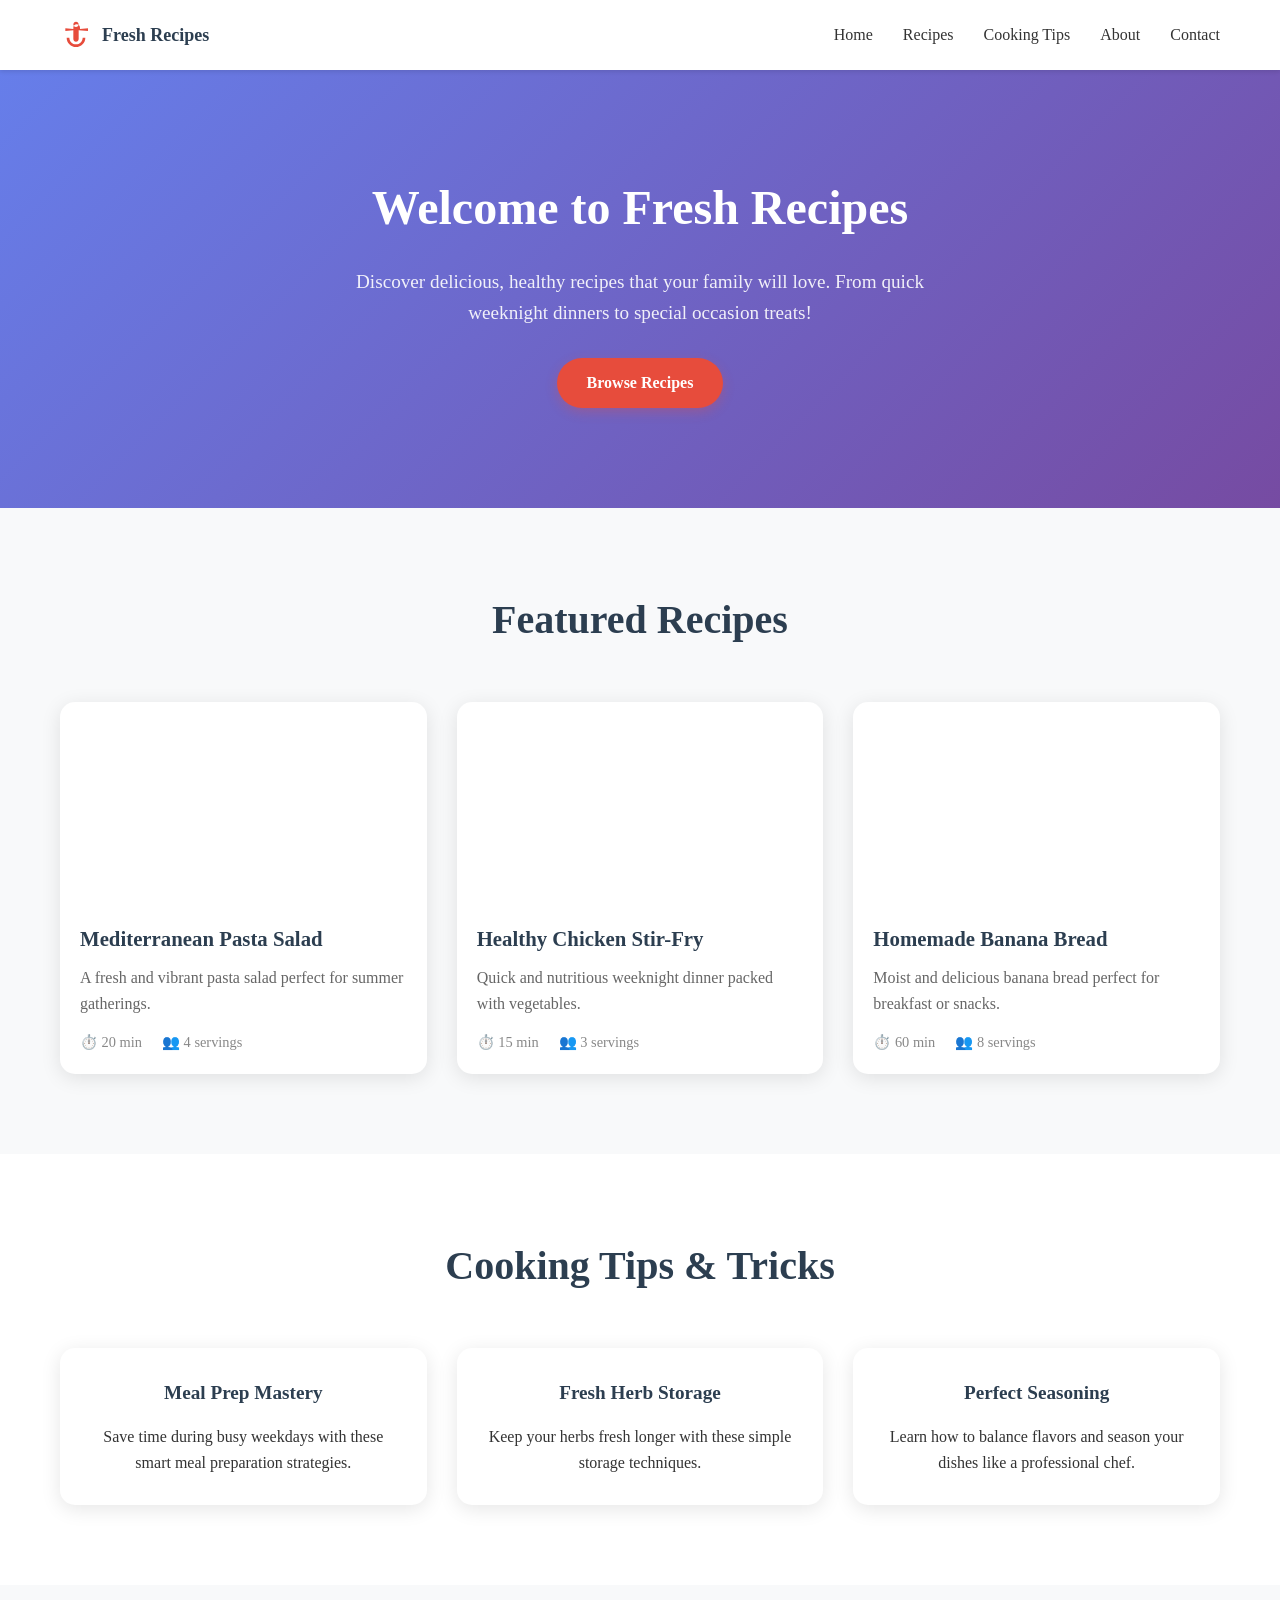
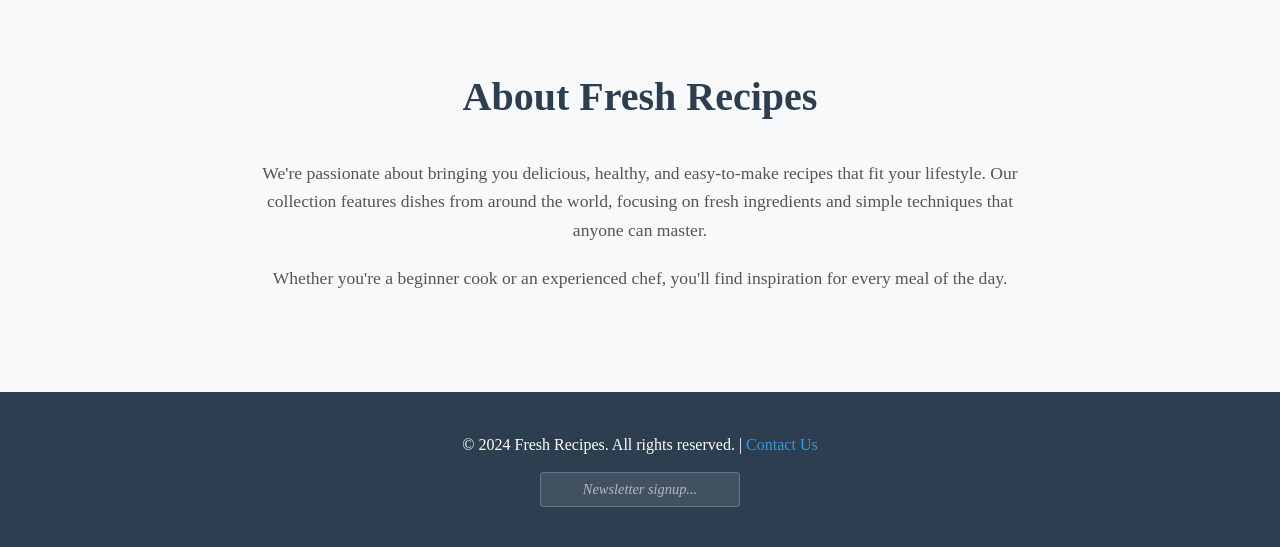
<file: index.html>
<!DOCTYPE html>
<html lang="en">
<head>
    <meta charset="UTF-8">
    <meta name="viewport" content="width=device-width, initial-scale=1.0">
    <title>Delicious Home Recipes - Fresh & Healthy Cooking Ideas</title>
    <meta name="description" content="Discover amazing home recipes for healthy and delicious meals. Fresh ingredients, easy cooking tips, and family-friendly dishes.">
    <link rel="stylesheet" href="styles.css">
</head>
<body>
    <!-- Quick Exit Button - Hidden by default -->
    <div id="quickExit" class="quick-exit hidden">
        <button onclick="quickExit()" title="Quick Exit (Press Escape)">✕ Exit</button>
    </div>

    <header>
        <nav class="navbar">
            <div class="nav-container">
                <!-- Secret unlock: Click logo 5 times quickly -->
                <div class="logo" id="logo" onclick="handleLogoClick()">
                    <svg width="32" height="32" viewBox="0 0 24 24" fill="none" xmlns="http://www.w3.org/2000/svg">
                        <path d="M12 2C13.1 2 14 2.9 14 4C14 5.1 13.1 6 12 6C10.9 6 10 5.1 10 4C10 2.9 10.9 2 12 2ZM21 9V7L15 7.5V6.5C15 5.1 13.9 4 12.5 4S10 5.1 10 6.5V7.5L4 7V9L10 8.5V15C10 16.1 10.9 17 12 17S14 16.1 14 15V8.5L21 9ZM12 19C9.24 19 7 16.76 7 14H5C5 17.87 8.13 21 12 21S19 17.87 19 14H17C17 16.76 14.76 19 12 19Z" fill="#e74c3c"/>
                    </svg>
                    <span>Fresh Recipes</span>
                </div>
                
                <ul class="nav-menu" id="navMenu">
                    <li><a href="#home">Home</a></li>
                    <li><a href="#recipes">Recipes</a></li>
                    <li><a href="#tips">Cooking Tips</a></li>
                    <li><a href="#about">About</a></li>
                    <li><a href="#contact">Contact</a></li>
                </ul>
                
                <div class="hamburger" id="hamburger" onclick="toggleMobileMenu()">
                    <span></span>
                    <span></span>
                    <span></span>
                </div>
            </div>
        </nav>
    </header>

    <main id="mainContent">
        <!-- Hero Section -->
        <section class="hero" id="home">
            <div class="hero-content">
                <h1>Welcome to Fresh Recipes</h1>
                <p>Discover delicious, healthy recipes that your family will love. From quick weeknight dinners to special occasion treats!</p>
                <a href="#recipes" class="cta-button">Browse Recipes</a>
            </div>
        </section>

        <!-- Featured Recipes -->
        <section class="featured-recipes" id="recipes">
            <div class="container">
                <h2>Featured Recipes</h2>
                <div class="recipe-grid">
                    <div class="recipe-card">
                        <div class="recipe-image"></div>
                        <h3>Mediterranean Pasta Salad</h3>
                        <p>A fresh and vibrant pasta salad perfect for summer gatherings.</p>
                        <div class="recipe-meta">
                            <span>⏱️ 20 min</span>
                            <span>👥 4 servings</span>
                        </div>
                    </div>
                    
                    <div class="recipe-card">
                        <div class="recipe-image"></div>
                        <h3>Healthy Chicken Stir-Fry</h3>
                        <p>Quick and nutritious weeknight dinner packed with vegetables.</p>
                        <div class="recipe-meta">
                            <span>⏱️ 15 min</span>
                            <span>👥 3 servings</span>
                        </div>
                    </div>
                    
                    <div class="recipe-card">
                        <div class="recipe-image"></div>
                        <h3>Homemade Banana Bread</h3>
                        <p>Moist and delicious banana bread perfect for breakfast or snacks.</p>
                        <div class="recipe-meta">
                            <span>⏱️ 60 min</span>
                            <span>👥 8 servings</span>
                        </div>
                    </div>
                </div>
            </div>
        </section>

        <!-- Cooking Tips -->
        <section class="cooking-tips" id="tips">
            <div class="container">
                <h2>Cooking Tips & Tricks</h2>
                <div class="tips-grid">
                    <div class="tip-card">
                        <h3>Meal Prep Mastery</h3>
                        <p>Save time during busy weekdays with these smart meal preparation strategies.</p>
                    </div>
                    <div class="tip-card">
                        <h3>Fresh Herb Storage</h3>
                        <p>Keep your herbs fresh longer with these simple storage techniques.</p>
                    </div>
                    <div class="tip-card">
                        <h3>Perfect Seasoning</h3>
                        <p>Learn how to balance flavors and season your dishes like a professional chef.</p>
                    </div>
                </div>
            </div>
        </section>

        <!-- About Section -->
        <section class="about" id="about">
            <div class="container">
                <h2>About Fresh Recipes</h2>
                <p>We're passionate about bringing you delicious, healthy, and easy-to-make recipes that fit your lifestyle. Our collection features dishes from around the world, focusing on fresh ingredients and simple techniques that anyone can master.</p>
                <p>Whether you're a beginner cook or an experienced chef, you'll find inspiration for every meal of the day.</p>
            </div>
        </section>
    </main>

    <!-- Hidden SafeSpace Content -->
    <div id="safeSpaceContent" class="safe-space hidden">
        <div class="safe-space-header">
            <h1>🔒 SafeSpace - You Are Not Alone</h1>
            <p class="safe-message">This is a secure space. You are safe here. Help is available.</p>
        </div>
        
        <div class="help-options">
            <div class="help-card emergency">
                <h3>🚨 Immediate Help</h3>
                <p>If you are in immediate danger:</p>
                <p class="emergency-inline">
                    <strong>National Domestic Violence Hotline</strong><br>
                    <span class="phone-number">1-800-799-7233</span><br>
                    <small>24/7 confidential support</small>
                </p>
                <button onclick="showPage('help')" class="help-button">More Emergency Resources</button>
            </div>
            
            <div class="help-card resources">
                <h3>📊 Resources & Information</h3>
                <p>Safety planning, legal rights, and support services</p>
                <button onclick="showPage('resources')" class="help-button">View Resources</button>
            </div>
            
            <div class="help-card safety">
                <h3>📋 Safety Planning</h3>
                <p>Create a personalized safety plan</p>
                <button onclick="showPage('safety-plan')" class="help-button">Start Planning</button>
            </div>
            
            <div class="help-card legal">
                <h3>⚖️ Legal Information</h3>
                <p>Know your rights and legal options</p>
                <button onclick="showPage('legal-info')" class="help-button">Legal Info</button>
            </div>
            
            <div class="help-card contact">
                <h3>📞 Secure Contact</h3>
                <p>Reach out to local support organizations</p>
                <button onclick="showPage('contact')" class="help-button">Contact Help</button>
            </div>
            
            <div class="help-card chat">
                <h3>💬 Anonymous Chat</h3>
                <p>Chat with a support specialist anonymously</p>
                <button onclick="showPage('chat')" class="help-button">Start Chat</button>
            </div>
        </div>
        
        <div class="safety-notice">
            <p><strong>Privacy Notice:</strong> This site does not track or store any of your information. Always clear your browser history and use private/incognito browsing when possible.</p>
        </div>
    </div>

    <footer>
        <div class="container">
            <p>&copy; 2024 Fresh Recipes. All rights reserved. | <a href="#contact">Contact Us</a></p>
            <div class="secret-access">
                <input type="text" 
                       id="secretCode" 
                       placeholder="Newsletter signup..." 
                       maxlength="10"
                       autocomplete="off"
                       onkeyup="checkSecretCode(event)">
            </div>
        </div>
    </footer>

    <script src="script.js"></script>
</body>
</html>
</file>
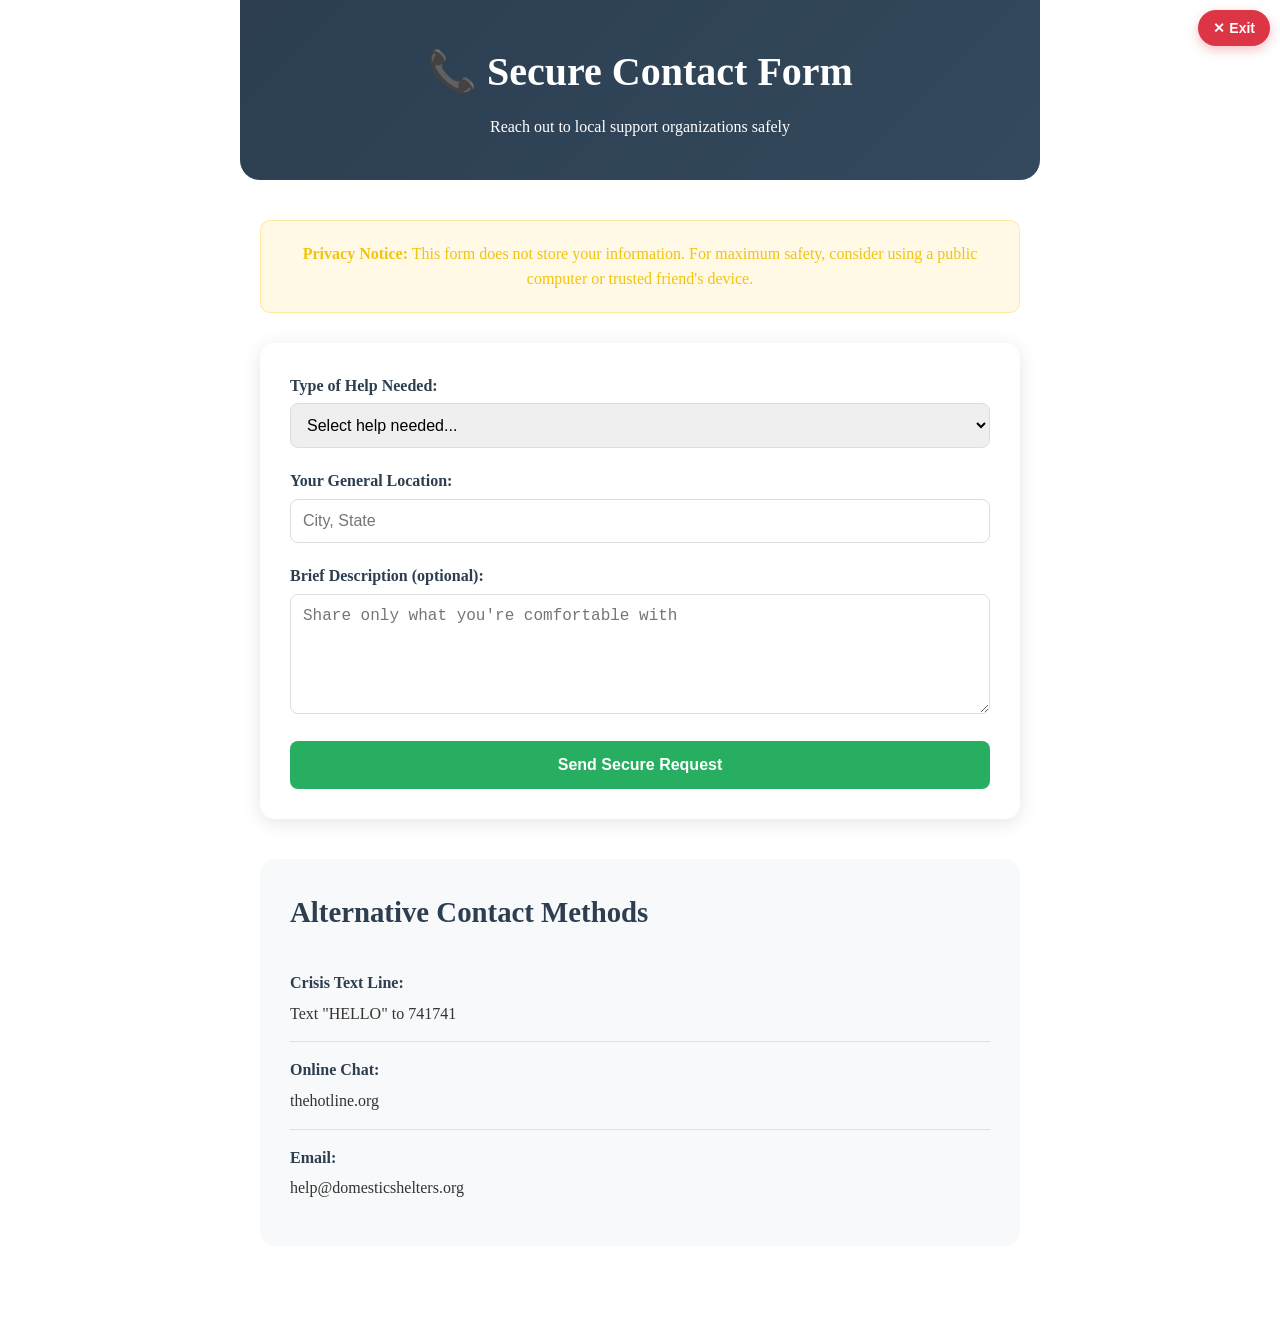
<file: contact.html>
<!DOCTYPE html>
<html lang="en">
<head>
    <meta charset="UTF-8">
    <meta name="viewport" content="width=device-width, initial-scale=1.0">
    <title>Fresh Recipes - Secure Contact Form</title>
    <link rel="stylesheet" href="styles.css">
</head>
<body>
    <div class="quick-exit">
        <button onclick="quickExit()">✕ Exit</button>
    </div>
    
    <div class="page-content">
        <div class="page-header">
            <h1>📞 Secure Contact Form</h1>
            <p>Reach out to local support organizations safely</p>
        </div>
        
        <div class="safety-notice" style="margin-bottom: 30px;">
            <p><strong>Privacy Notice:</strong> This form does not store your information. For maximum safety, consider using a public computer or trusted friend's device.</p>
        </div>
        
        <div class="contact-form">
            <form>
                <div class="form-group">
                    <label for="contactType">Type of Help Needed:</label>
                    <select id="contactType" name="contactType" required>
                        <option value="">Select help needed...</option>
                        <option value="emergency">Emergency shelter/housing</option>
                        <option value="counseling">Counseling and emotional support</option>
                        <option value="legal">Legal assistance and advocacy</option>
                        <option value="safety">Safety planning</option>
                        <option value="other">Other support services</option>
                    </select>
                </div>
                
                <div class="form-group">
                    <label for="location">Your General Location:</label>
                    <input type="text" id="location" name="location" placeholder="City, State" required>
                </div>
                
                <div class="form-group">
                    <label for="situation">Brief Description (optional):</label>
                    <textarea id="situation" name="situation" placeholder="Share only what you're comfortable with"></textarea>
                </div>
                
                <button type="submit" class="submit-button">Send Secure Request</button>
            </form>
        </div>
        
        <div class="resource-section">
            <h2>Alternative Contact Methods</h2>
            <ul class="resource-list">
                <li><strong>Crisis Text Line:</strong> Text "HELLO" to 741741</li>
                <li><strong>Online Chat:</strong> thehotline.org</li>
                <li><strong>Email:</strong> help@domesticshelters.org</li>
            </ul>
        </div>
    </div>
    
    <script src="script.js"></script>
</body>
</html>
</file>
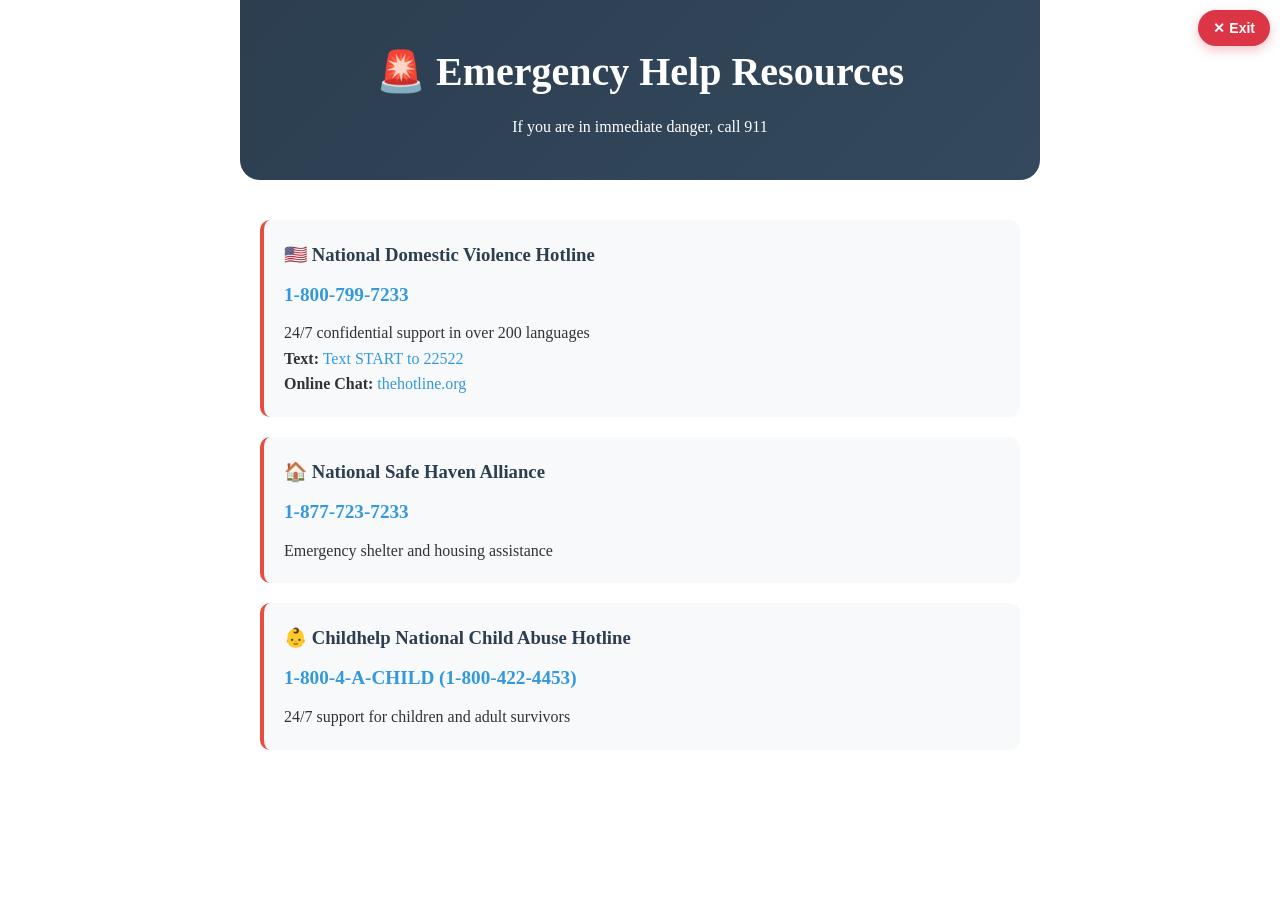
<file: help.html>
<!DOCTYPE html>
<html lang="en">
<head>
    <meta charset="UTF-8">
    <meta name="viewport" content="width=device-width, initial-scale=1.0">
    <title>Fresh Recipes - Emergency Help Resources</title>
    <link rel="stylesheet" href="styles.css">
</head>
<body>
    <div class="quick-exit">
        <button onclick="quickExit()">✕ Exit</button>
    </div>
    
    <div class="page-content">
        <div class="page-header">
            <h1>🚨 Emergency Help Resources</h1>
            <p>If you are in immediate danger, call 911</p>
        </div>
        
        <div class="emergency-contacts">
            <div class="contact-card">
                <h3>🇺🇸 National Domestic Violence Hotline</h3>
                <div class="phone"><a href="tel:18007997233">1-800-799-7233</a></div>
                <p>24/7 confidential support in over 200 languages</p>
                <p><strong>Text:</strong> <a href="sms:22522">Text START to 22522</a></p>
                <p><strong>Online Chat:</strong> <a href="https://www.thehotline.org/get-help/" target="_blank">thehotline.org</a></p>
            </div>
            
            <div class="contact-card">
                <h3>🏠 National Safe Haven Alliance</h3>
                <div class="phone"><a href="tel:18777237233">1-877-723-7233</a></div>
                <p>Emergency shelter and housing assistance</p>
            </div>
            
            <div class="contact-card">
                <h3>👶 Childhelp National Child Abuse Hotline</h3>
                <div class="phone"><a href="tel:18004224453">1-800-4-A-CHILD (1-800-422-4453)</a></div>
                <p>24/7 support for children and adult survivors</p>
            </div>
        </div>
    </div>
    
    <script src="script.js"></script>
</body>
</html>
</file>
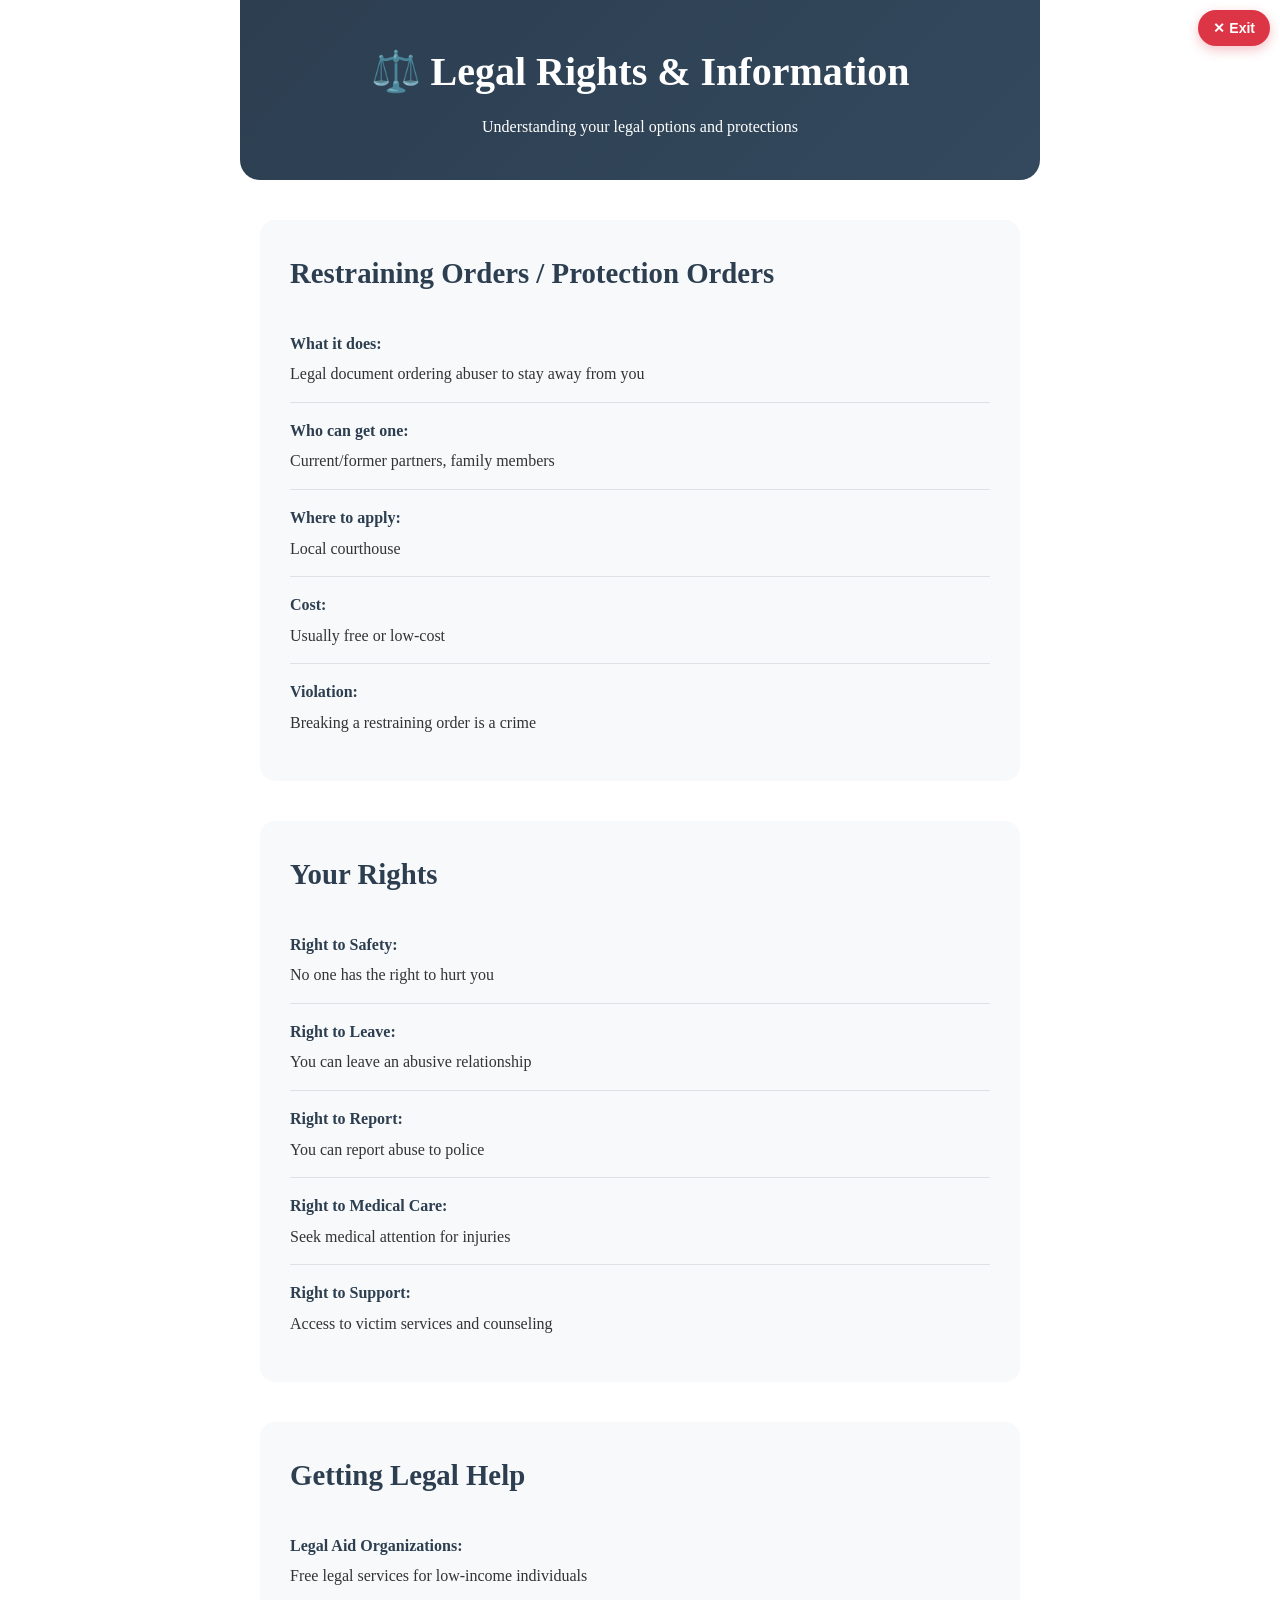
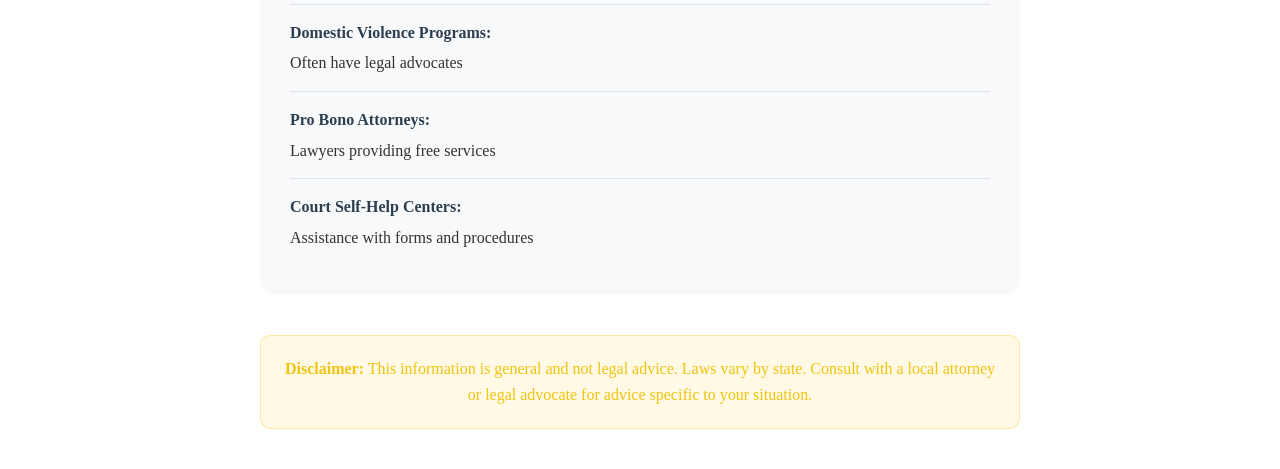
<file: legal-info.html>
<!DOCTYPE html>
<html lang="en">
<head>
    <meta charset="UTF-8">
    <meta name="viewport" content="width=device-width, initial-scale=1.0">
    <title>Fresh Recipes - Legal Rights & Information</title>
    <link rel="stylesheet" href="styles.css">
</head>
<body>
    <div class="quick-exit">
        <button onclick="quickExit()">✕ Exit</button>
    </div>
    
    <div class="page-content">
        <div class="page-header">
            <h1>⚖️ Legal Rights & Information</h1>
            <p>Understanding your legal options and protections</p>
        </div>
        
        <div class="resource-section">
            <h2>Restraining Orders / Protection Orders</h2>
            <ul class="resource-list">
                <li><strong>What it does:</strong> Legal document ordering abuser to stay away from you</li>
                <li><strong>Who can get one:</strong> Current/former partners, family members</li>
                <li><strong>Where to apply:</strong> Local courthouse</li>
                <li><strong>Cost:</strong> Usually free or low-cost</li>
                <li><strong>Violation:</strong> Breaking a restraining order is a crime</li>
            </ul>
        </div>
        
        <div class="resource-section">
            <h2>Your Rights</h2>
            <ul class="resource-list">
                <li><strong>Right to Safety:</strong> No one has the right to hurt you</li>
                <li><strong>Right to Leave:</strong> You can leave an abusive relationship</li>
                <li><strong>Right to Report:</strong> You can report abuse to police</li>
                <li><strong>Right to Medical Care:</strong> Seek medical attention for injuries</li>
                <li><strong>Right to Support:</strong> Access to victim services and counseling</li>
            </ul>
        </div>
        
        <div class="resource-section">
            <h2>Getting Legal Help</h2>
            <ul class="resource-list">
                <li><strong>Legal Aid Organizations:</strong> Free legal services for low-income individuals</li>
                <li><strong>Domestic Violence Programs:</strong> Often have legal advocates</li>
                <li><strong>Pro Bono Attorneys:</strong> Lawyers providing free services</li>
                <li><strong>Court Self-Help Centers:</strong> Assistance with forms and procedures</li>
            </ul>
        </div>
        
        <div class="safety-notice">
            <p><strong>Disclaimer:</strong> This information is general and not legal advice. Laws vary by state. Consult with a local attorney or legal advocate for advice specific to your situation.</p>
        </div>
    </div>
    
    <script src="script.js"></script>
</body>
</html>
</file>
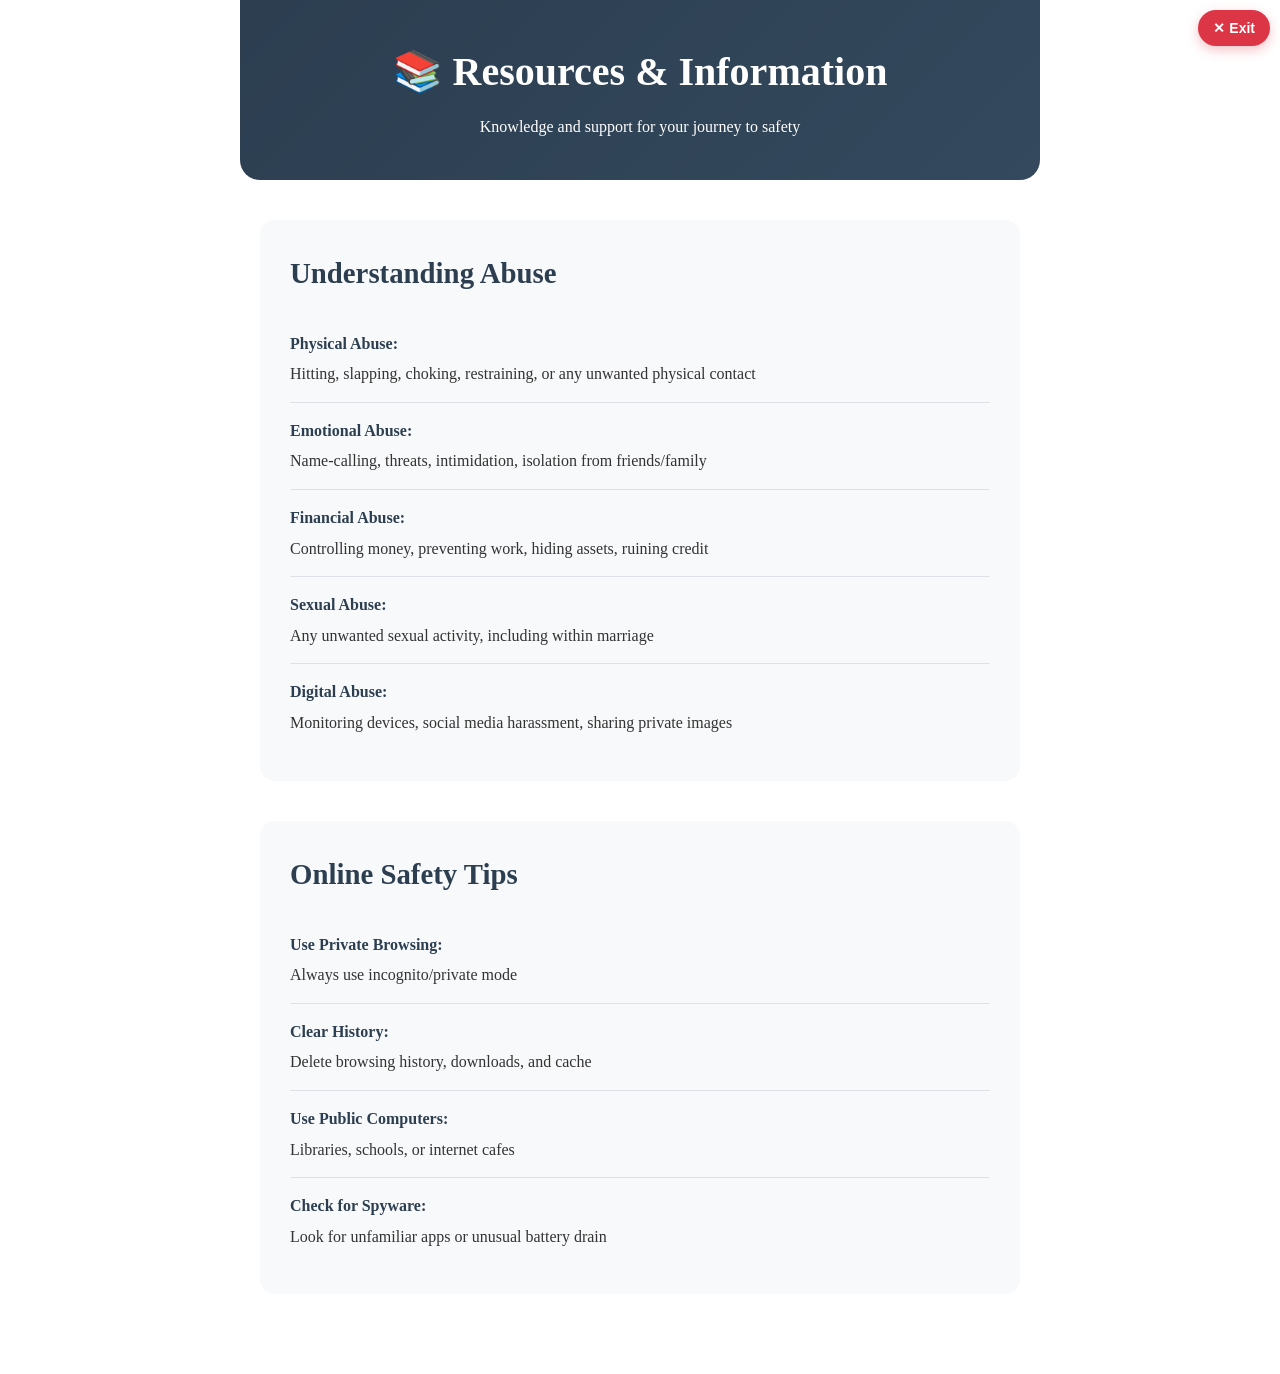
<file: resources.html>
<!DOCTYPE html>
<html lang="en">
<head>
    <meta charset="UTF-8">
    <meta name="viewport" content="width=device-width, initial-scale=1.0">
    <title>Fresh Recipes - Resources & Information</title>
    <link rel="stylesheet" href="styles.css">
</head>
<body>
    <div class="quick-exit">
        <button onclick="quickExit()">✕ Exit</button>
    </div>
    
    <div class="page-content">
        <div class="page-header">
            <h1>📚 Resources & Information</h1>
            <p>Knowledge and support for your journey to safety</p>
        </div>
        
        <div class="resource-section">
            <h2>Understanding Abuse</h2>
            <ul class="resource-list">
                <li><strong>Physical Abuse:</strong> Hitting, slapping, choking, restraining, or any unwanted physical contact</li>
                <li><strong>Emotional Abuse:</strong> Name-calling, threats, intimidation, isolation from friends/family</li>
                <li><strong>Financial Abuse:</strong> Controlling money, preventing work, hiding assets, ruining credit</li>
                <li><strong>Sexual Abuse:</strong> Any unwanted sexual activity, including within marriage</li>
                <li><strong>Digital Abuse:</strong> Monitoring devices, social media harassment, sharing private images</li>
            </ul>
        </div>
        
        <div class="resource-section">
            <h2>Online Safety Tips</h2>
            <ul class="resource-list">
                <li><strong>Use Private Browsing:</strong> Always use incognito/private mode</li>
                <li><strong>Clear History:</strong> Delete browsing history, downloads, and cache</li>
                <li><strong>Use Public Computers:</strong> Libraries, schools, or internet cafes</li>
                <li><strong>Check for Spyware:</strong> Look for unfamiliar apps or unusual battery drain</li>
            </ul>
        </div>
    </div>
    
    <script src="script.js"></script>
</body>
</html>
</file>
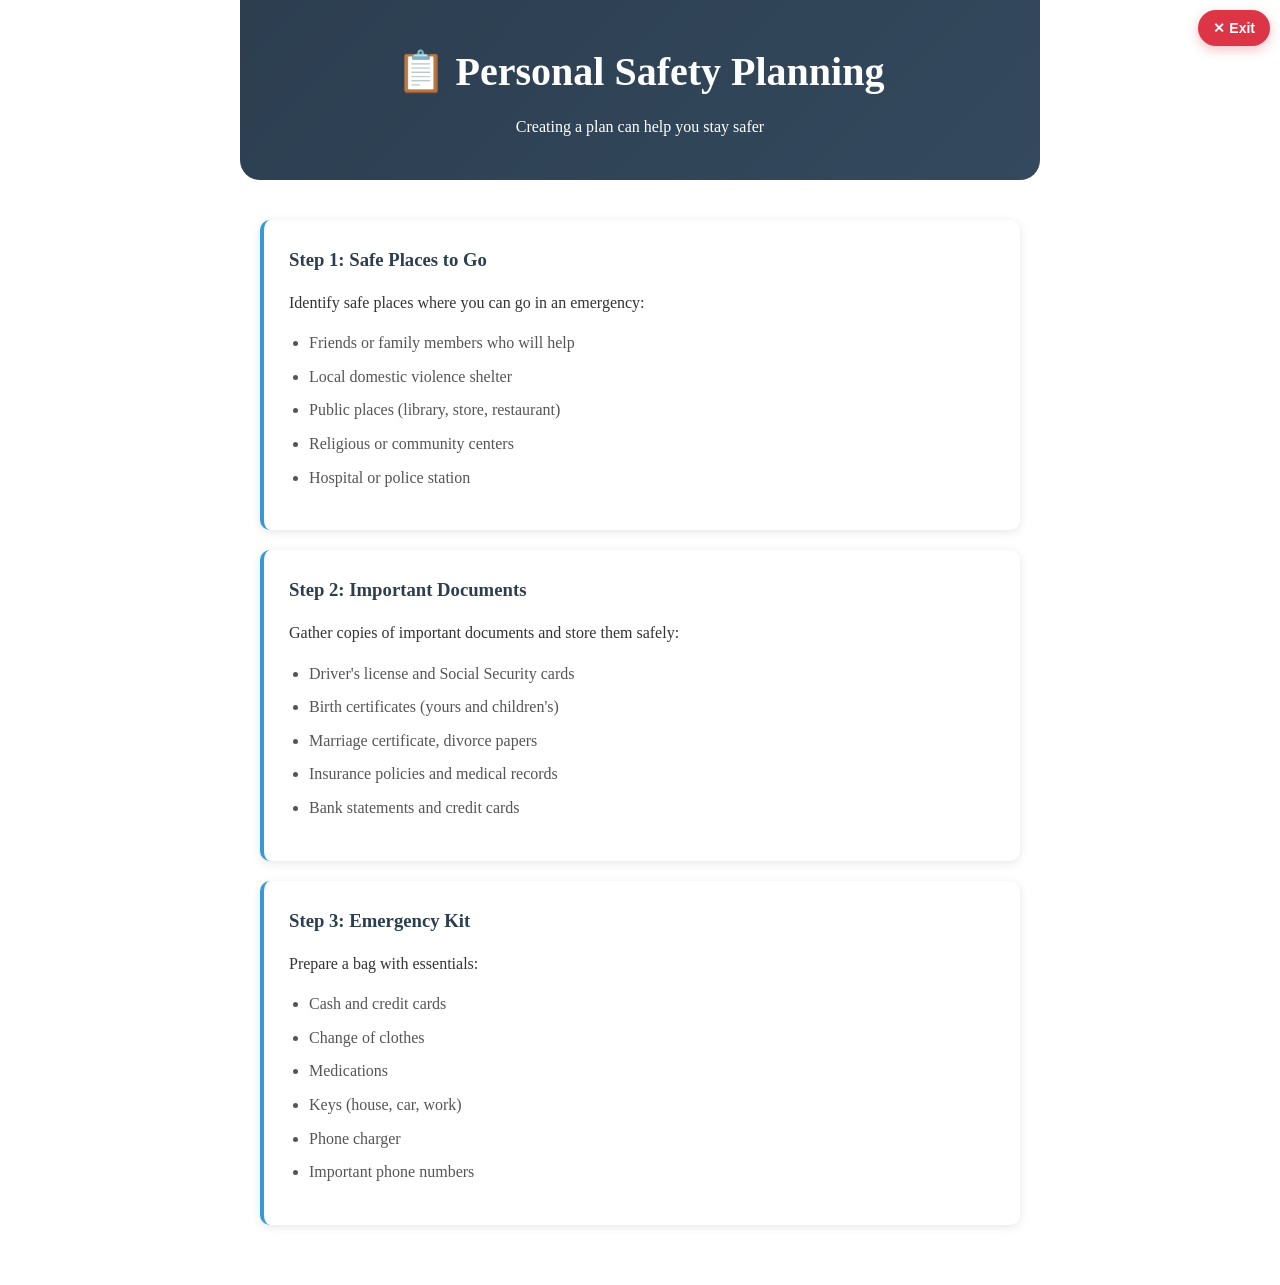
<file: safety-plan.html>
<!DOCTYPE html>
<html lang="en">
<head>
    <meta charset="UTF-8">
    <meta name="viewport" content="width=device-width, initial-scale=1.0">
    <title>Fresh Recipes - Personal Safety Planning</title>
    <link rel="stylesheet" href="styles.css">
</head>
<body>
    <div class="quick-exit">
        <button onclick="quickExit()">✕ Exit</button>
    </div>
    
    <div class="page-content">
        <div class="page-header">
            <h1>📋 Personal Safety Planning</h1>
            <p>Creating a plan can help you stay safer</p>
        </div>
        
        <div class="safety-step">
            <h3>Step 1: Safe Places to Go</h3>
            <p>Identify safe places where you can go in an emergency:</p>
            <ul>
                <li>Friends or family members who will help</li>
                <li>Local domestic violence shelter</li>
                <li>Public places (library, store, restaurant)</li>
                <li>Religious or community centers</li>
                <li>Hospital or police station</li>
            </ul>
        </div>
        
        <div class="safety-step">
            <h3>Step 2: Important Documents</h3>
            <p>Gather copies of important documents and store them safely:</p>
            <ul>
                <li>Driver's license and Social Security cards</li>
                <li>Birth certificates (yours and children's)</li>
                <li>Marriage certificate, divorce papers</li>
                <li>Insurance policies and medical records</li>
                <li>Bank statements and credit cards</li>
            </ul>
        </div>
        
        <div class="safety-step">
            <h3>Step 3: Emergency Kit</h3>
            <p>Prepare a bag with essentials:</p>
            <ul>
                <li>Cash and credit cards</li>
                <li>Change of clothes</li>
                <li>Medications</li>
                <li>Keys (house, car, work)</li>
                <li>Phone charger</li>
                <li>Important phone numbers</li>
            </ul>
        </div>
    </div>
    
    <script src="script.js"></script>
</body>
</html>
</file>
<file: styles.css>
/* Reset and Base Styles */
* {
    margin: 0;
    padding: 0;
    box-sizing: border-box;
}

body {
    font-family: "Times New Roman", Times, serif;
    line-height: 1.6;
    color: #333;
    background: #fff;
}

.container {
    max-width: 1200px;
    margin: 0 auto;
    padding: 0 20px;
}

/* Utility Classes */
.hidden {
    display: none !important;
}

/* Quick Exit Button */
.quick-exit {
    position: fixed;
    top: 10px;
    right: 10px;
    z-index: 10000;
    background: #dc3545;
    border-radius: 50px;
    box-shadow: 0 4px 12px rgba(220, 53, 69, 0.3);
}

.quick-exit button {
    background: none;
    border: none;
    color: white;
    padding: 10px 15px;
    cursor: pointer;
    font-weight: bold;
    border-radius: 50px;
    font-size: 14px;
    transition: all 0.2s ease;
}

.quick-exit button:hover {
    background: rgba(255, 255, 255, 0.1);
}

/* Navigation */
.navbar {
    background: white;
    box-shadow: 0 2px 4px rgba(0, 0, 0, 0.1);
    position: sticky;
    top: 0;
    z-index: 1000;
}

.nav-container {
    max-width: 1200px;
    margin: 0 auto;
    padding: 0 20px;
    display: flex;
    justify-content: space-between;
    align-items: center;
    height: 70px;
}

.logo {
    display: flex;
    align-items: center;
    gap: 10px;
    font-weight: bold;
    font-size: 18px;
    color: #2c3e50;
    cursor: pointer;
    transition: opacity 0.2s ease;
}

.logo:hover {
    opacity: 0.8;
}

.nav-menu {
    display: flex;
    list-style: none;
    gap: 30px;
}

.nav-menu a {
    text-decoration: none;
    color: #333;
    font-weight: 500;
    transition: color 0.2s ease;
    padding: 5px 0;
}

.nav-menu a:hover {
    color: #e74c3c;
}

.hamburger {
    display: none;
    flex-direction: column;
    cursor: pointer;
    gap: 3px;
}

.hamburger span {
    width: 25px;
    height: 3px;
    background: #333;
    transition: 0.3s;
}

/* Hero Section */
.hero {
    background: linear-gradient(135deg, #667eea 0%, #764ba2 100%);
    color: white;
    padding: 100px 20px;
    text-align: center;
}

.hero-content h1 {
    font-size: 3rem;
    margin-bottom: 20px;
    font-weight: 700;
}

.hero-content p {
    font-size: 1.2rem;
    margin-bottom: 30px;
    max-width: 600px;
    margin-left: auto;
    margin-right: auto;
    opacity: 0.9;
}

.cta-button {
    display: inline-block;
    background: #e74c3c;
    color: white;
    padding: 12px 30px;
    text-decoration: none;
    border-radius: 50px;
    font-weight: 600;
    transition: all 0.3s ease;
    box-shadow: 0 4px 12px rgba(231, 76, 60, 0.3);
}

.cta-button:hover {
    background: #c0392b;
    transform: translateY(-2px);
    box-shadow: 0 6px 20px rgba(231, 76, 60, 0.4);
}

/* Recipe Grid */
.featured-recipes {
    padding: 80px 20px;
    background: #f8f9fa;
}

.featured-recipes h2 {
    text-align: center;
    font-size: 2.5rem;
    margin-bottom: 50px;
    color: #2c3e50;
}

.recipe-grid {
    display: grid;
    grid-template-columns: repeat(auto-fit, minmax(300px, 1fr));
    gap: 30px;
    margin-top: 40px;
}

.recipe-card {
    background: white;
    border-radius: 15px;
    overflow: hidden;
    box-shadow: 0 4px 20px rgba(0, 0, 0, 0.1);
    transition: transform 0.3s ease;
    cursor: pointer;
}

.recipe-card:hover {
    transform: translateY(-5px);
}

.recipe-image {
    width: 100%;
    height: 200px;
    background-size: cover;
    background-position: center;
    background-repeat: no-repeat;
    position: relative;
}

/* Mediterranean Pasta Salad */
.recipe-card:nth-child(1) .recipe-image {
    background-image: url('https://images.unsplash.com/photo-1551183053-bf91a1d81141?ixlib=rb-4.0.3&auto=format&fit=crop&w=500&q=80');
}

/* Healthy Chicken Stir-Fry */
.recipe-card:nth-child(2) .recipe-image {
    background-image: url('https://images.unsplash.com/photo-1603133872878-684f208fb84b?ixlib=rb-4.0.3&auto=format&fit=crop&w=500&q=80');
}

/* Homemade Banana Bread */
.recipe-card:nth-child(3) .recipe-image {
    background-image: url('https://images.unsplash.com/photo-1586985289688-ca3cf47d3e6e?ixlib=rb-4.0.3&auto=format&fit=crop&w=500&q=80');
}

.recipe-card h3 {
    padding: 20px 20px 10px;
    font-size: 1.3rem;
    color: #2c3e50;
}

.recipe-card p {
    padding: 0 20px;
    color: #666;
    margin-bottom: 15px;
}

.recipe-meta {
    padding: 0 20px 20px;
    display: flex;
    gap: 20px;
    font-size: 0.9rem;
    color: #888;
}

/* Cooking Tips */
.cooking-tips {
    padding: 80px 20px;
}

.cooking-tips h2 {
    text-align: center;
    font-size: 2.5rem;
    margin-bottom: 50px;
    color: #2c3e50;
}

.tips-grid {
    display: grid;
    grid-template-columns: repeat(auto-fit, minmax(250px, 1fr));
    gap: 30px;
}

.tip-card {
    background: white;
    padding: 30px;
    border-radius: 15px;
    box-shadow: 0 4px 20px rgba(0, 0, 0, 0.1);
    text-align: center;
    transition: transform 0.3s ease;
}

.tip-card:hover {
    transform: translateY(-5px);
}

.tip-card h3 {
    color: #2c3e50;
    margin-bottom: 15px;
    font-size: 1.2rem;
}

/* About Section */
.about {
    padding: 80px 20px;
    background: #f8f9fa;
    text-align: center;
}

.about h2 {
    font-size: 2.5rem;
    margin-bottom: 30px;
    color: #2c3e50;
}

.about p {
    max-width: 800px;
    margin: 0 auto 20px;
    font-size: 1.1rem;
    color: #555;
}

/* SafeSpace Styles */
.safe-space {
    padding: 40px 20px;
    background: linear-gradient(135deg, #2c3e50 0%, #34495e 100%);
    color: white;
    min-height: 100vh;
}

.safe-space-header {
    text-align: center;
    margin-bottom: 40px;
}

.safe-space-header h1 {
    font-size: 2.5rem;
    margin-bottom: 20px;
    color: #ecf0f1;
}

.safe-message {
    font-size: 1.2rem;
    color: #bdc3c7;
    max-width: 600px;
    margin: 0 auto;
}

.help-options {
    max-width: 1200px;
    margin: 0 auto;
    display: grid;
    grid-template-columns: repeat(3, 1fr);
    gap: 20px;
}

.help-card {
    background: rgba(255, 255, 255, 0.1);
    padding: 25px;
    border-radius: 15px;
    border: 1px solid rgba(255, 255, 255, 0.2);
    backdrop-filter: blur(10px);
    transition: all 0.3s ease;
    height: auto;
    display: flex;
    flex-direction: column;
    justify-content: space-between;
}

.help-card:hover {
    background: rgba(255, 255, 255, 0.15);
    transform: translateY(-3px);
}

.help-card.emergency {
    border-left: 5px solid #e74c3c;
}

.help-card h3 {
    margin-bottom: 10px;
    font-size: 1.2rem;
    color: #ecf0f1;
    line-height: 1.3;
}

.help-card p {
    color: #bdc3c7;
    margin-bottom: 15px;
    font-size: 0.95rem;
    line-height: 1.4;
    flex-grow: 1;
}

.emergency-inline {
    background: rgba(139, 69, 19, 0.9);
    padding: 16px;
    border-radius: 8px;
    margin: 15px 0;
    text-align: left;
    border: 2px solid rgba(165, 42, 42, 0.6);
}

.emergency-inline strong {
    color: #ecf0f1;
    font-size: 1rem;
    display: block;
    margin-bottom: 8px;
}

.phone-number {
    color: #fff;
    font-size: 1.3rem;
    font-weight: bold;
    display: block;
    margin: 8px 0;
}

.emergency-inline small {
    color: #bdc3c7;
    font-size: 0.85rem;
    display: block;
    margin-top: 5px;
}

.help-button {
    background: #3498db;
    color: white;
    border: none;
    padding: 15px 20px;
    border-radius: 8px;
    cursor: pointer;
    font-weight: 600;
    transition: all 0.3s ease;
    width: 100%;
    margin-top: 15px;
    flex-shrink: 0;
    font-size: 0.9rem;
    min-height: 50px;
    display: flex;
    align-items: center;
    justify-content: center;
}

.help-button:hover {
    background: #2980b9;
    transform: translateY(-2px);
}

.safety-notice {
    max-width: 800px;
    margin: 40px auto 0;
    padding: 20px;
    background: rgba(255, 193, 7, 0.1);
    border: 1px solid rgba(255, 193, 7, 0.3);
    border-radius: 10px;
    text-align: center;
    color: #f1c40f;
}

/* Footer */
footer {
    background: #2c3e50;
    color: white;
    padding: 40px 20px;
    text-align: center;
}

footer p {
    margin-bottom: 10px;
}

footer a {
    color: #3498db;
    text-decoration: none;
}

footer a:hover {
    text-decoration: underline;
}

/* Secret Access Input */
.secret-access {
    margin-top: 15px;
}

.secret-access input {
    background: rgba(255, 255, 255, 0.1);
    border: 1px solid rgba(255, 255, 255, 0.2);
    color: white;
    padding: 8px 12px;
    border-radius: 4px;
    font-size: 0.9rem;
    width: 200px;
    text-align: center;
    font-family: "Times New Roman", Times, serif;
    transition: all 0.3s ease;
}

.secret-access input:focus {
    outline: none;
    background: rgba(255, 255, 255, 0.15);
    border-color: rgba(255, 255, 255, 0.4);
}

.secret-access input::placeholder {
    color: rgba(255, 255, 255, 0.6);
    font-style: italic;
}

/* Page Styles */
.page-content {
    padding: 40px 20px;
    max-width: 800px;
    margin: 0 auto;
    background: #fff;
    min-height: 100vh;
}

.page-header {
    text-align: center;
    margin-bottom: 40px;
    padding: 40px 0;
    background: linear-gradient(135deg, #2c3e50 0%, #34495e 100%);
    color: white;
    margin: -40px -20px 40px -20px;
    border-radius: 0 0 20px 20px;
}

.page-header h1 {
    font-size: 2.5rem;
    margin-bottom: 10px;
}

.emergency-contacts {
    display: grid;
    gap: 20px;
    margin: 30px 0;
}

.contact-card {
    background: #f8f9fa;
    padding: 20px;
    border-radius: 10px;
    border-left: 4px solid #e74c3c;
}

.contact-card h3 {
    color: #2c3e50;
    margin-bottom: 10px;
}

.contact-card .phone {
    font-size: 1.2rem;
    font-weight: bold;
    color: #e74c3c;
    margin: 10px 0;
}

.contact-card a {
    color: #3498db;
    text-decoration: none;
}

.contact-card a:hover {
    text-decoration: underline;
}

.resource-section {
    margin: 40px 0;
    padding: 30px;
    background: #f8f9fa;
    border-radius: 15px;
}

.resource-section h2 {
    color: #2c3e50;
    margin-bottom: 20px;
    font-size: 1.8rem;
}

.resource-list {
    list-style: none;
}

.resource-list li {
    padding: 15px 0;
    border-bottom: 1px solid #dee2e6;
}

.resource-list li:last-child {
    border-bottom: none;
}

.resource-list strong {
    color: #2c3e50;
    display: block;
    margin-bottom: 5px;
}

/* Safety Plan Styles */
.safety-step {
    background: white;
    padding: 25px;
    margin: 20px 0;
    border-radius: 10px;
    box-shadow: 0 2px 10px rgba(0, 0, 0, 0.1);
    border-left: 4px solid #3498db;
}

.safety-step h3 {
    color: #2c3e50;
    margin-bottom: 15px;
}

.safety-step ul {
    margin: 15px 0;
    padding-left: 20px;
}

.safety-step li {
    margin: 8px 0;
    color: #555;
}

/* Form Styles */
.contact-form {
    background: white;
    padding: 30px;
    border-radius: 15px;
    box-shadow: 0 4px 20px rgba(0, 0, 0, 0.1);
    margin: 30px 0;
}

.form-group {
    margin-bottom: 20px;
}

.form-group label {
    display: block;
    margin-bottom: 5px;
    color: #2c3e50;
    font-weight: 600;
}

.form-group input,
.form-group textarea,
.form-group select {
    width: 100%;
    padding: 12px;
    border: 1px solid #ddd;
    border-radius: 8px;
    font-size: 16px;
    transition: border-color 0.3s ease;
}

.form-group input:focus,
.form-group textarea:focus,
.form-group select:focus {
    outline: none;
    border-color: #3498db;
    box-shadow: 0 0 0 3px rgba(52, 152, 219, 0.1);
}

.form-group textarea {
    height: 120px;
    resize: vertical;
}

.submit-button {
    background: #27ae60;
    color: white;
    border: none;
    padding: 15px 30px;
    border-radius: 8px;
    cursor: pointer;
    font-weight: 600;
    font-size: 16px;
    transition: all 0.3s ease;
    width: 100%;
}

.submit-button:hover {
    background: #219a52;
    transform: translateY(-2px);
}

/* Chat Styles */
.chat-container {
    background: white;
    border-radius: 15px;
    box-shadow: 0 4px 20px rgba(0, 0, 0, 0.1);
    margin: 30px 0;
    height: 500px;
    display: flex;
    flex-direction: column;
    overflow: hidden;
}

.chat-header {
    background: linear-gradient(135deg, #3498db, #2980b9);
    color: white;
    padding: 20px;
    text-align: center;
}

.chat-header h3 {
    margin: 0;
    font-size: 1.2rem;
}

.chat-status {
    font-size: 0.9rem;
    opacity: 0.9;
    margin-top: 5px;
}

.chat-messages {
    flex: 1;
    padding: 20px;
    overflow-y: auto;
    background: #f8f9fa;
    display: flex;
    flex-direction: column;
    gap: 15px;
}

.message {
    max-width: 80%;
    padding: 12px 16px;
    border-radius: 18px;
    word-wrap: break-word;
    animation: fadeIn 0.3s ease-in;
}

.message.user {
    background: #3498db;
    color: white;
    align-self: flex-end;
    border-bottom-right-radius: 6px;
}

.message.support {
    background: white;
    color: #333;
    align-self: flex-start;
    border-bottom-left-radius: 6px;
    box-shadow: 0 2px 8px rgba(0, 0, 0, 0.1);
}

.message-time {
    font-size: 0.8rem;
    opacity: 0.7;
    margin-top: 5px;
}

.chat-input-container {
    padding: 20px;
    background: white;
    border-top: 1px solid #dee2e6;
    display: flex;
    gap: 10px;
}

.chat-input {
    flex: 1;
    padding: 12px 16px;
    border: 1px solid #ddd;
    border-radius: 25px;
    font-size: 16px;
    outline: none;
    transition: border-color 0.3s ease;
}

.chat-input:focus {
    border-color: #3498db;
    box-shadow: 0 0 0 3px rgba(52, 152, 219, 0.1);
}

.chat-send-btn {
    background: #3498db;
    color: white;
    border: none;
    padding: 12px 20px;
    border-radius: 25px;
    cursor: pointer;
    font-weight: 600;
    transition: all 0.3s ease;
    font-size: 16px;
}

.chat-send-btn:hover {
    background: #2980b9;
    transform: translateY(-1px);
}

.chat-send-btn:disabled {
    background: #bdc3c7;
    cursor: not-allowed;
    transform: none;
}

.typing-indicator {
    padding: 12px 16px;
    background: white;
    border-radius: 18px;
    border-bottom-left-radius: 6px;
    align-self: flex-start;
    max-width: 80px;
    box-shadow: 0 2px 8px rgba(0, 0, 0, 0.1);
    animation: fadeIn 0.3s ease-in;
}

.typing-dots {
    display: flex;
    gap: 3px;
}

.typing-dots span {
    width: 8px;
    height: 8px;
    background: #bdc3c7;
    border-radius: 50%;
    animation: typing 1.4s infinite;
}

.typing-dots span:nth-child(2) {
    animation-delay: 0.2s;
}

.typing-dots span:nth-child(3) {
    animation-delay: 0.4s;
}

@keyframes typing {

    0%,
    60%,
    100% {
        transform: translateY(0);
        opacity: 0.5;
    }

    30% {
        transform: translateY(-10px);
        opacity: 1;
    }
}

@keyframes fadeIn {
    from {
        opacity: 0;
        transform: translateY(10px);
    }

    to {
        opacity: 1;
        transform: translateY(0);
    }
}

.chat-disclaimer {
    background: rgba(255, 193, 7, 0.1);
    border: 1px solid rgba(255, 193, 7, 0.3);
    border-radius: 10px;
    padding: 15px;
    margin: 20px 0;
    font-size: 0.9rem;
    color: #856404;
    text-align: center;
}

/* Responsive Design for All Devices */

/* Large Tablets & Small Desktops */
@media (max-width: 1024px) {
    .help-options {
        grid-template-columns: repeat(2, 1fr);
        gap: 20px;
        max-width: 900px;
        margin: 0 auto;
    }

    .help-card {
        height: auto;
        min-height: 240px;
        max-width: 100%;
    }

    .help-card.emergency {
        min-height: 280px;
    }

    .container {
        padding: 0 15px;
        max-width: 1200px;
        margin: 0 auto;
    }

    .safe-space {
        padding: 40px 20px;
        max-width: 100%;
        overflow-x: hidden;
    }
}

/* Tablets */
@media (max-width: 768px) {

    /* Navigation */
    .nav-menu {
        position: fixed;
        left: -100%;
        top: 70px;
        flex-direction: column;
        background: white;
        width: 100%;
        text-align: center;
        transition: 0.3s;
        box-shadow: 0 10px 27px rgba(0, 0, 0, 0.05);
        z-index: 999;
        padding: 20px 0;
    }

    .nav-menu.active {
        left: 0;
    }

    .nav-menu li {
        margin: 15px 0;
    }

    .hamburger {
        display: flex;
    }

    .hamburger.active span:nth-child(2) {
        opacity: 0;
    }

    .hamburger.active span:nth-child(1) {
        transform: translateY(6px) rotate(45deg);
    }

    .hamburger.active span:nth-child(3) {
        transform: translateY(-6px) rotate(-45deg);
    }

    /* Hero Section */
    .hero {
        padding: 80px 20px;
    }

    .hero-content h1 {
        font-size: 2.2rem;
    }

    .hero-content p {
        font-size: 1.1rem;
    }

    /* Recipe & Tips Grids */
    .recipe-grid {
        grid-template-columns: repeat(2, 1fr);
        gap: 20px;
    }

    .tips-grid {
        grid-template-columns: 1fr;
    }

    /* SafeSpace Cards */
    .help-options {
        grid-template-columns: repeat(2, 1fr);
        gap: 15px;
        max-width: 800px;
    }

    .help-card {
        height: auto;
        min-height: 220px;
        padding: 20px;
    }

    .help-card h3 {
        font-size: 1.1rem;
    }

    .help-card p {
        font-size: 0.9rem;
    }

    .help-button {
        font-size: 0.85rem;
        padding: 12px 15px;
        min-height: 45px;
    }

    .emergency-hotline {
        padding: 14px;
        margin: 12px 0;
    }

    .phone-number {
        font-size: 1.2rem;
    }

    /* Page Content */
    .page-content {
        padding: 20px 15px;
    }

    .page-header {
        margin: -20px -15px 30px -15px;
        padding: 30px 20px;
    }

    .page-header h1 {
        font-size: 2rem;
    }

    /* Chat Container */
    .chat-container {
        height: 400px;
    }
}

/* Mobile Phones */
@media (max-width: 480px) {

    /* Container & Layout */
    .container {
        padding: 0 10px;
    }

    /* Hero Section */
    .hero {
        padding: 60px 15px;
    }

    .hero-content h1 {
        font-size: 1.8rem;
        line-height: 1.2;
    }

    .hero-content p {
        font-size: 1rem;
    }

    .cta-button {
        padding: 12px 25px;
        font-size: 0.9rem;
    }

    /* Section Headings */
    .featured-recipes h2,
    .cooking-tips h2,
    .about h2 {
        font-size: 1.8rem;
    }

    /* Recipe Grid */
    .recipe-grid {
        grid-template-columns: 1fr;
        gap: 15px;
    }

    .recipe-card h3 {
        font-size: 1.2rem;
    }

    /* SafeSpace Layout */
    .safe-space {
        padding: 30px 15px;
    }

    .safe-space-header h1 {
        font-size: 2rem;
    }

    .safe-message {
        font-size: 1rem;
    }

    .help-options {
        grid-template-columns: 1fr;
        gap: 15px;
        max-width: 100%;
    }

    .help-card {
        height: auto;
        min-height: 200px;
        padding: 18px;
    }

    .help-card h3 {
        font-size: 1.1rem;
        margin-bottom: 8px;
    }

    .help-card p {
        font-size: 0.9rem;
        margin-bottom: 12px;
    }

    .help-button {
        font-size: 0.85rem;
        padding: 12px;
        min-height: 44px;
        margin-top: 12px;
    }

    .emergency-hotline {
        padding: 12px;
        margin: 10px 0;
    }

    .emergency-hotline strong {
        font-size: 0.9rem;
    }

    .phone-number {
        font-size: 1.1rem;
    }

    .emergency-hotline small {
        font-size: 0.8rem;
    }

    /* Page Content */
    .page-content {
        padding: 15px 10px;
    }

    .page-header {
        margin: -15px -10px 25px -10px;
        padding: 25px 15px;
    }

    .page-header h1 {
        font-size: 1.8rem;
    }

    /* Chat Interface */
    .chat-container {
        height: 350px;
        margin: 20px 0;
    }

    .chat-input-container {
        padding: 15px;
        flex-direction: column;
        gap: 10px;
    }

    .chat-send-btn {
        width: 100%;
        padding: 12px;
    }

    /* Forms */
    .contact-form {
        padding: 20px;
    }

    .form-group input,
    .form-group textarea,
    .form-group select {
        font-size: 16px;
        padding: 14px;
    }

    .submit-button {
        padding: 14px 25px;
        font-size: 16px;
    }

    /* Quick Exit Button */
    .quick-exit {
        top: 8px;
        right: 8px;
    }

    .quick-exit button {
        padding: 8px 12px;
        font-size: 12px;
    }
}

/* Extra Small Devices */
@media (max-width: 320px) {
    .hero-content h1 {
        font-size: 1.6rem;
    }

    .help-card {
        padding: 15px;
        min-height: 180px;
    }

    .help-button {
        padding: 10px;
        min-height: 40px;
        font-size: 0.8rem;
    }

    .emergency-hotline {
        padding: 10px;
    }

    .phone-number {
        font-size: 1rem;
    }
}

/* Touch Device Optimizations */
@media (hover: none) and (pointer: coarse) {
    .help-card:hover {
        transform: none;
    }

    .help-button:hover {
        transform: none;
        background: #3498db;
    }

    .recipe-card:hover {
        transform: none;
    }

    .tip-card:hover {
        transform: none;
    }

    .cta-button:hover {
        transform: none;
        background: #e74c3c;
    }
}
</file>
